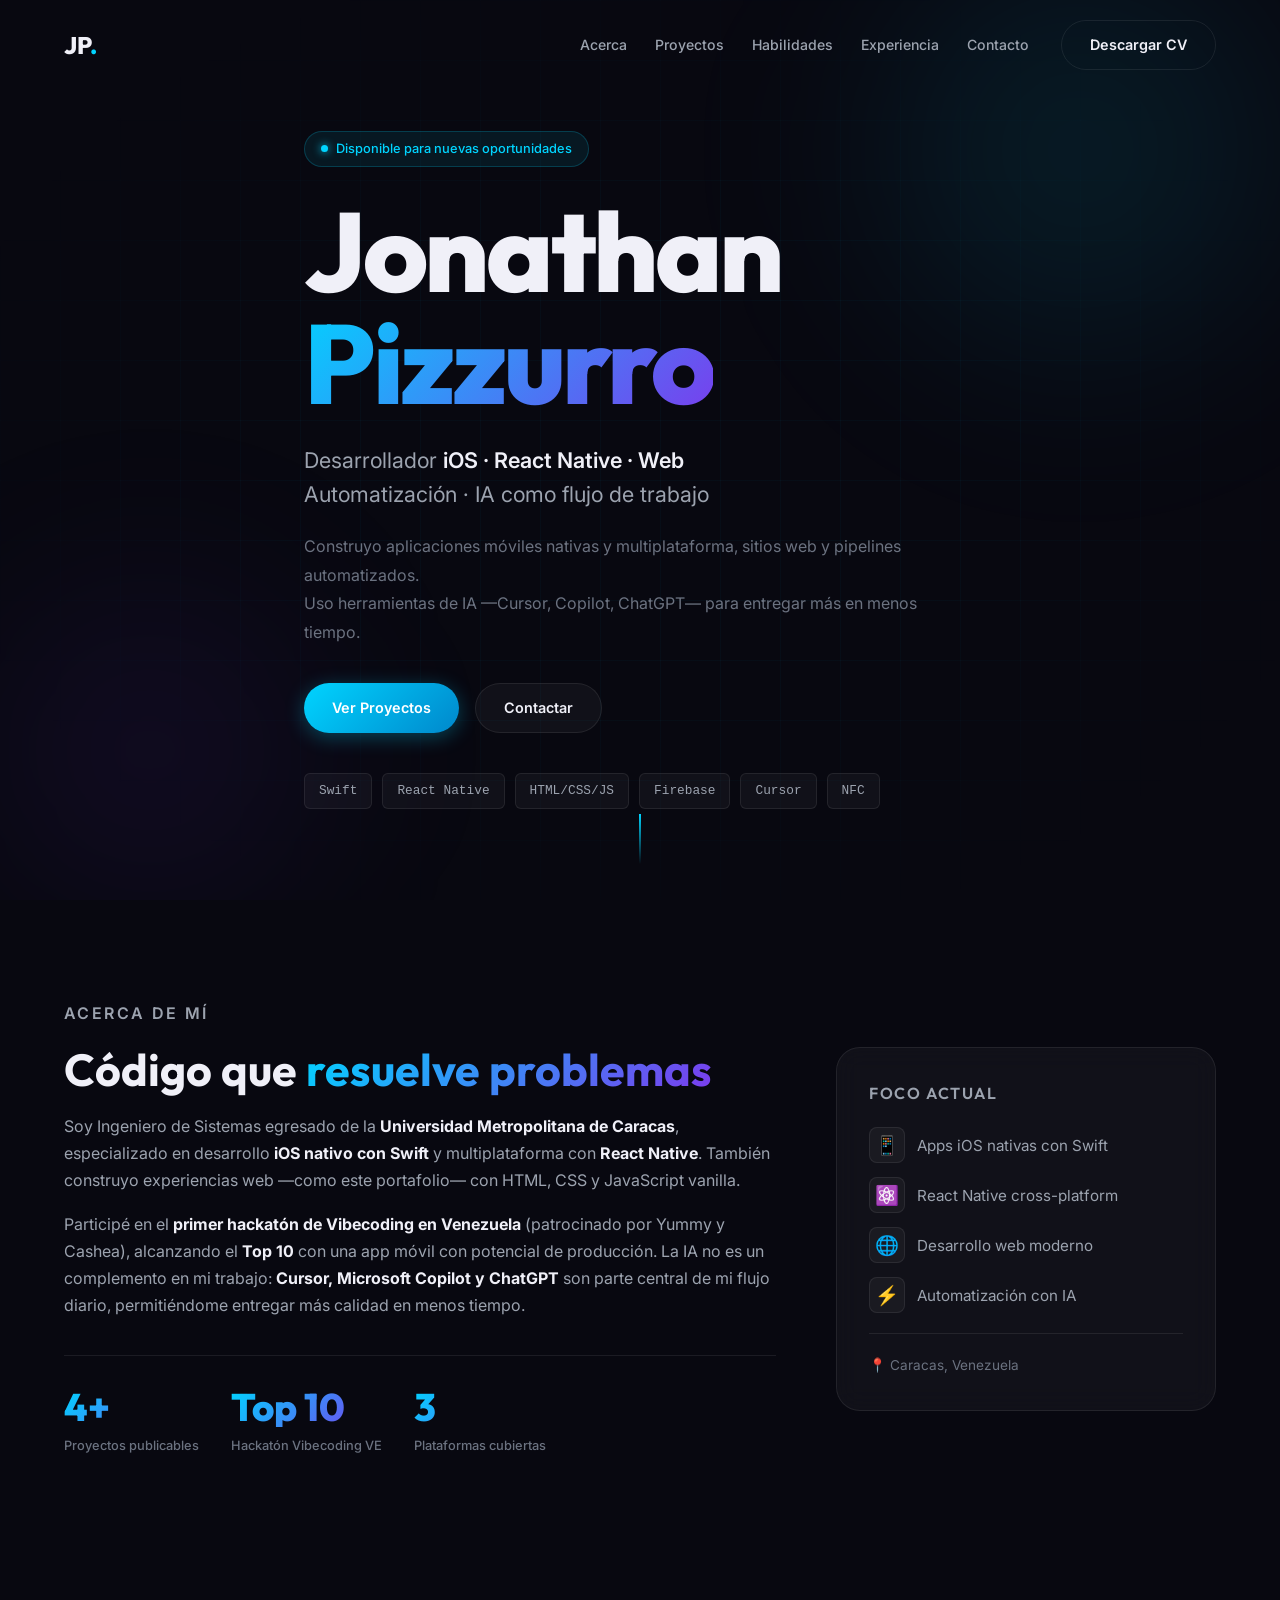
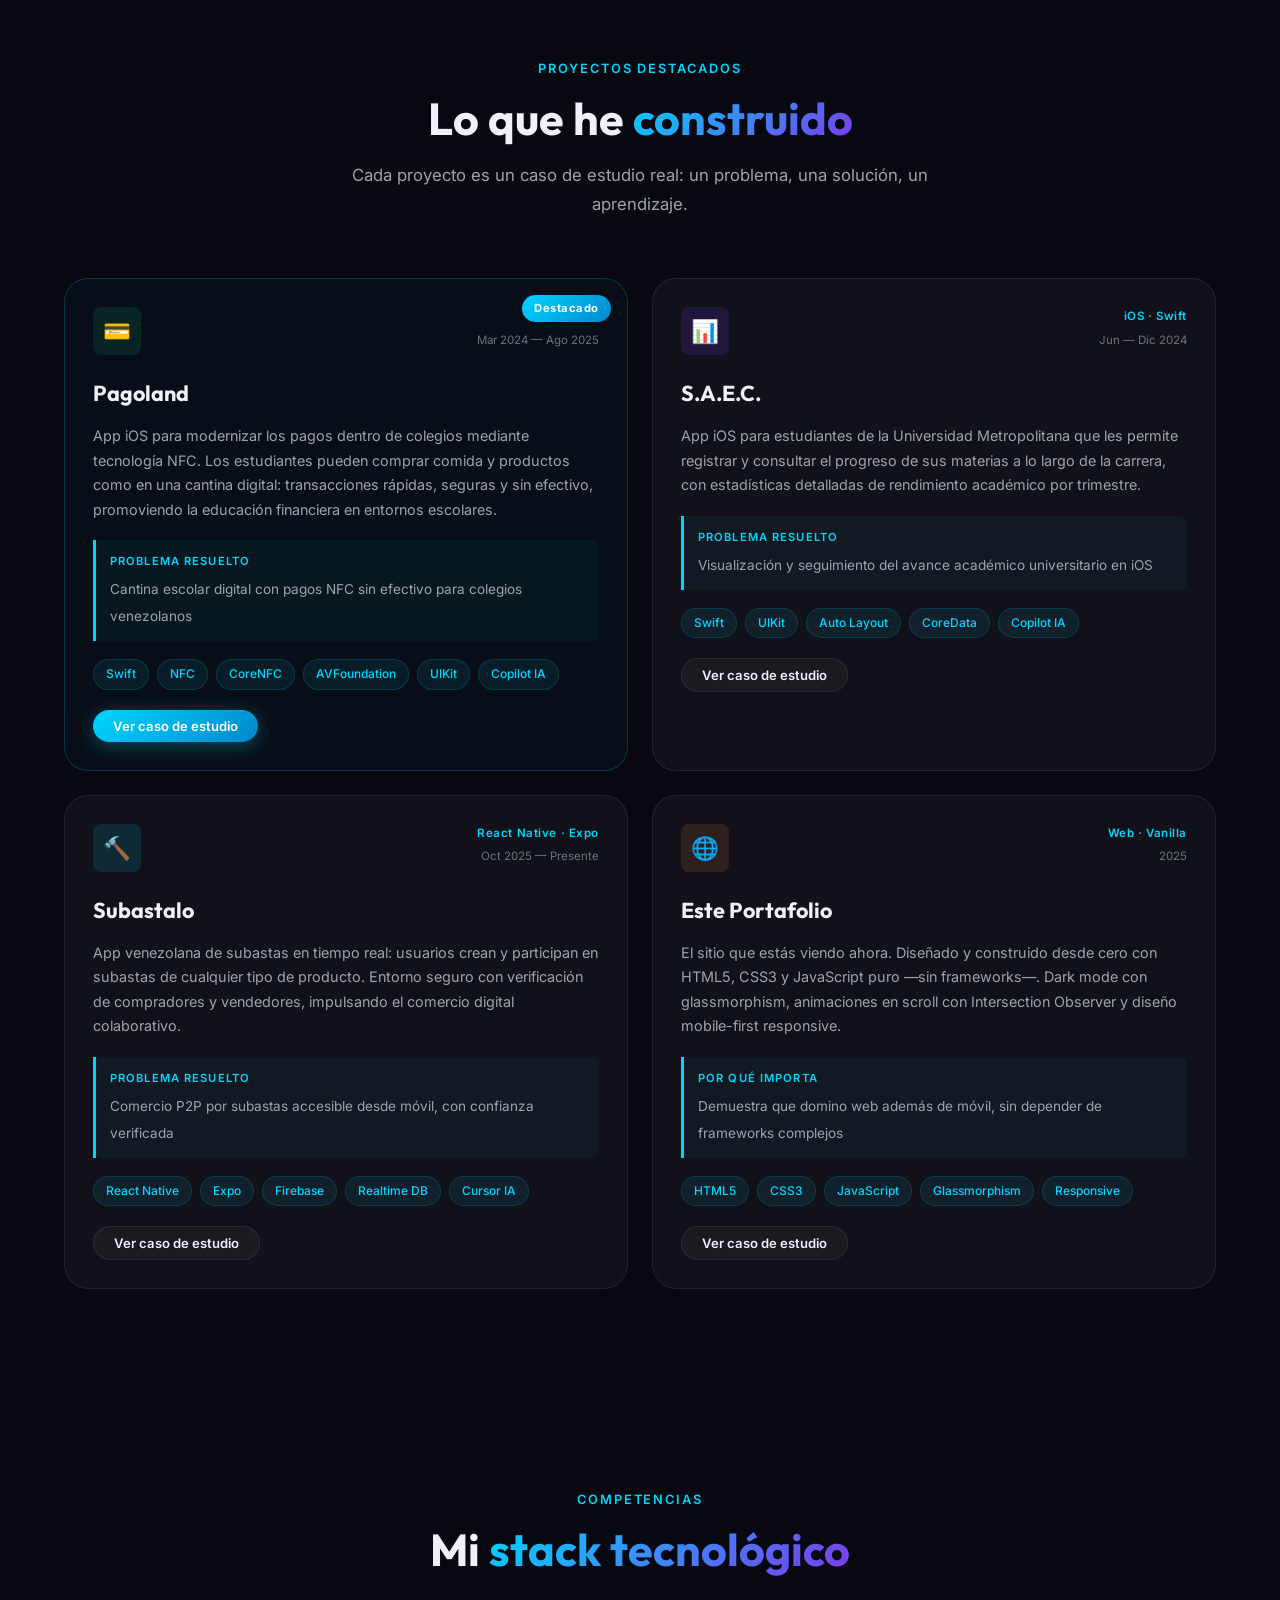
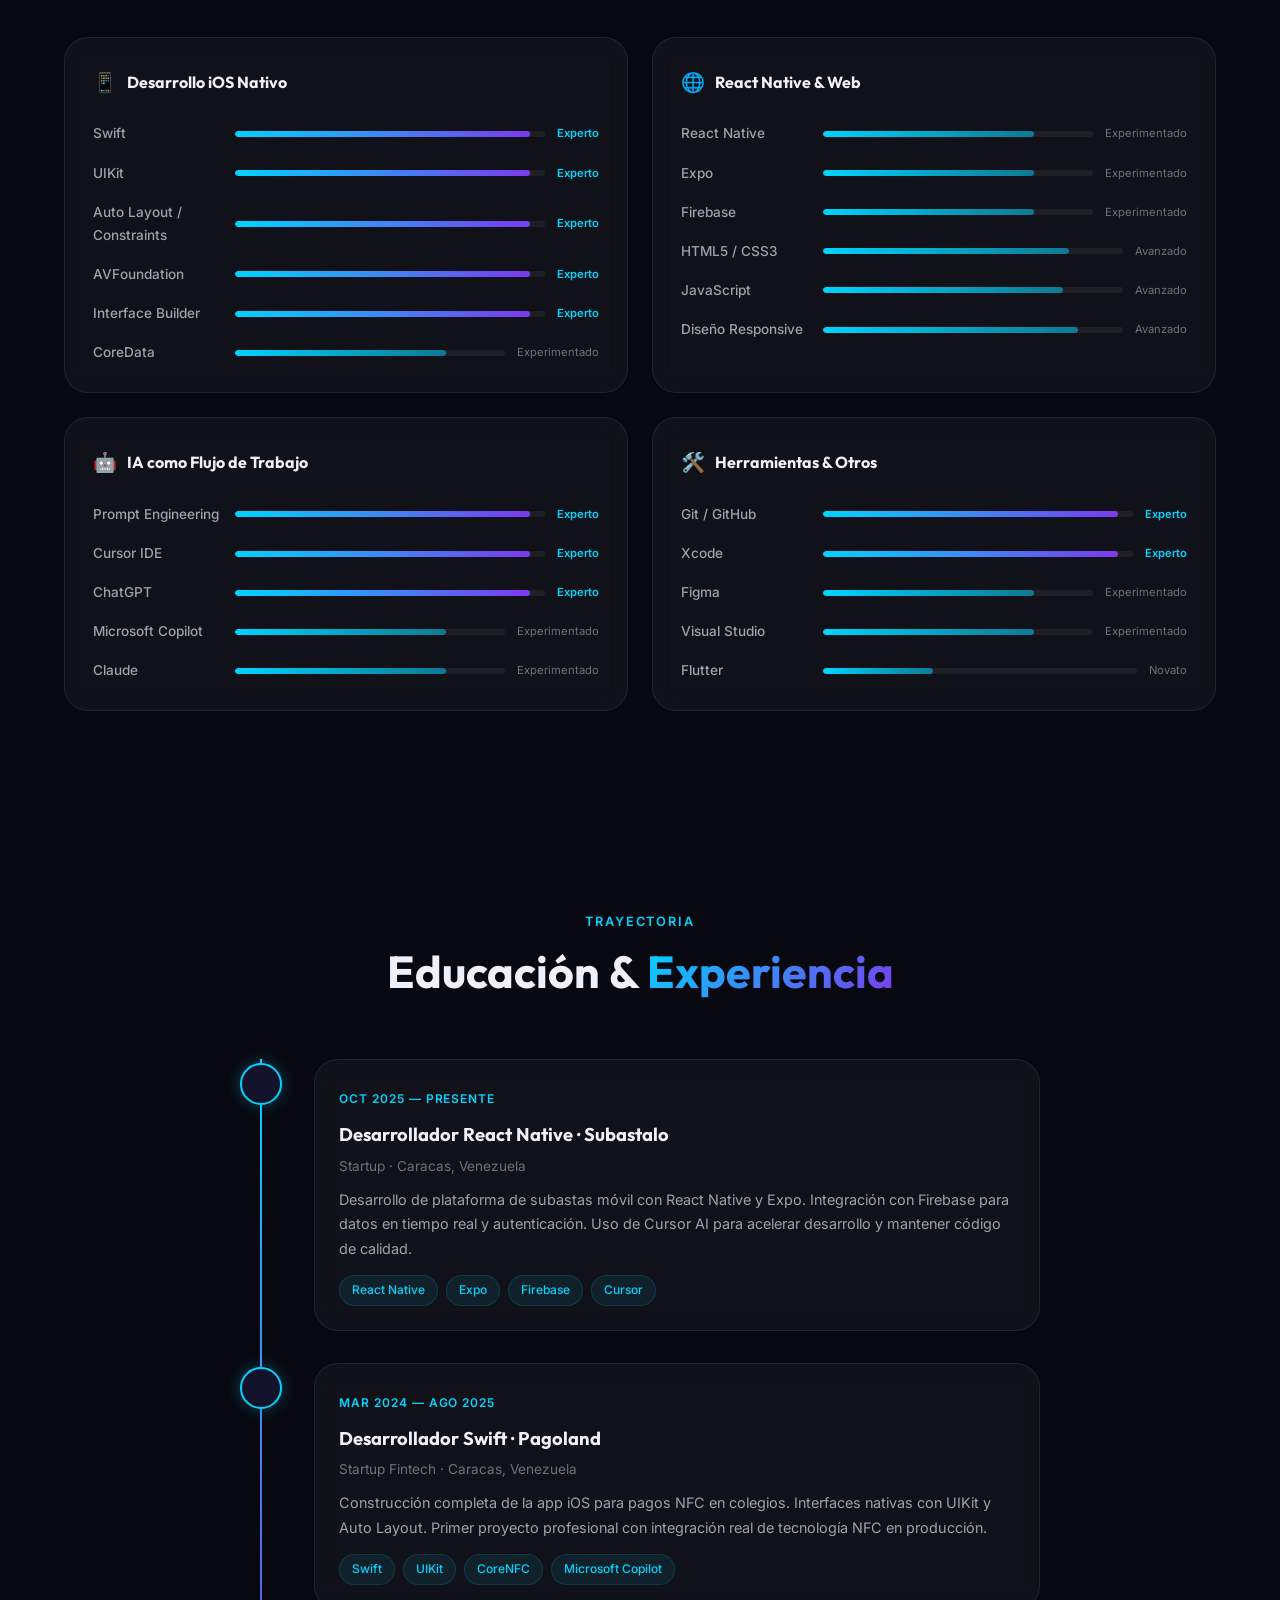
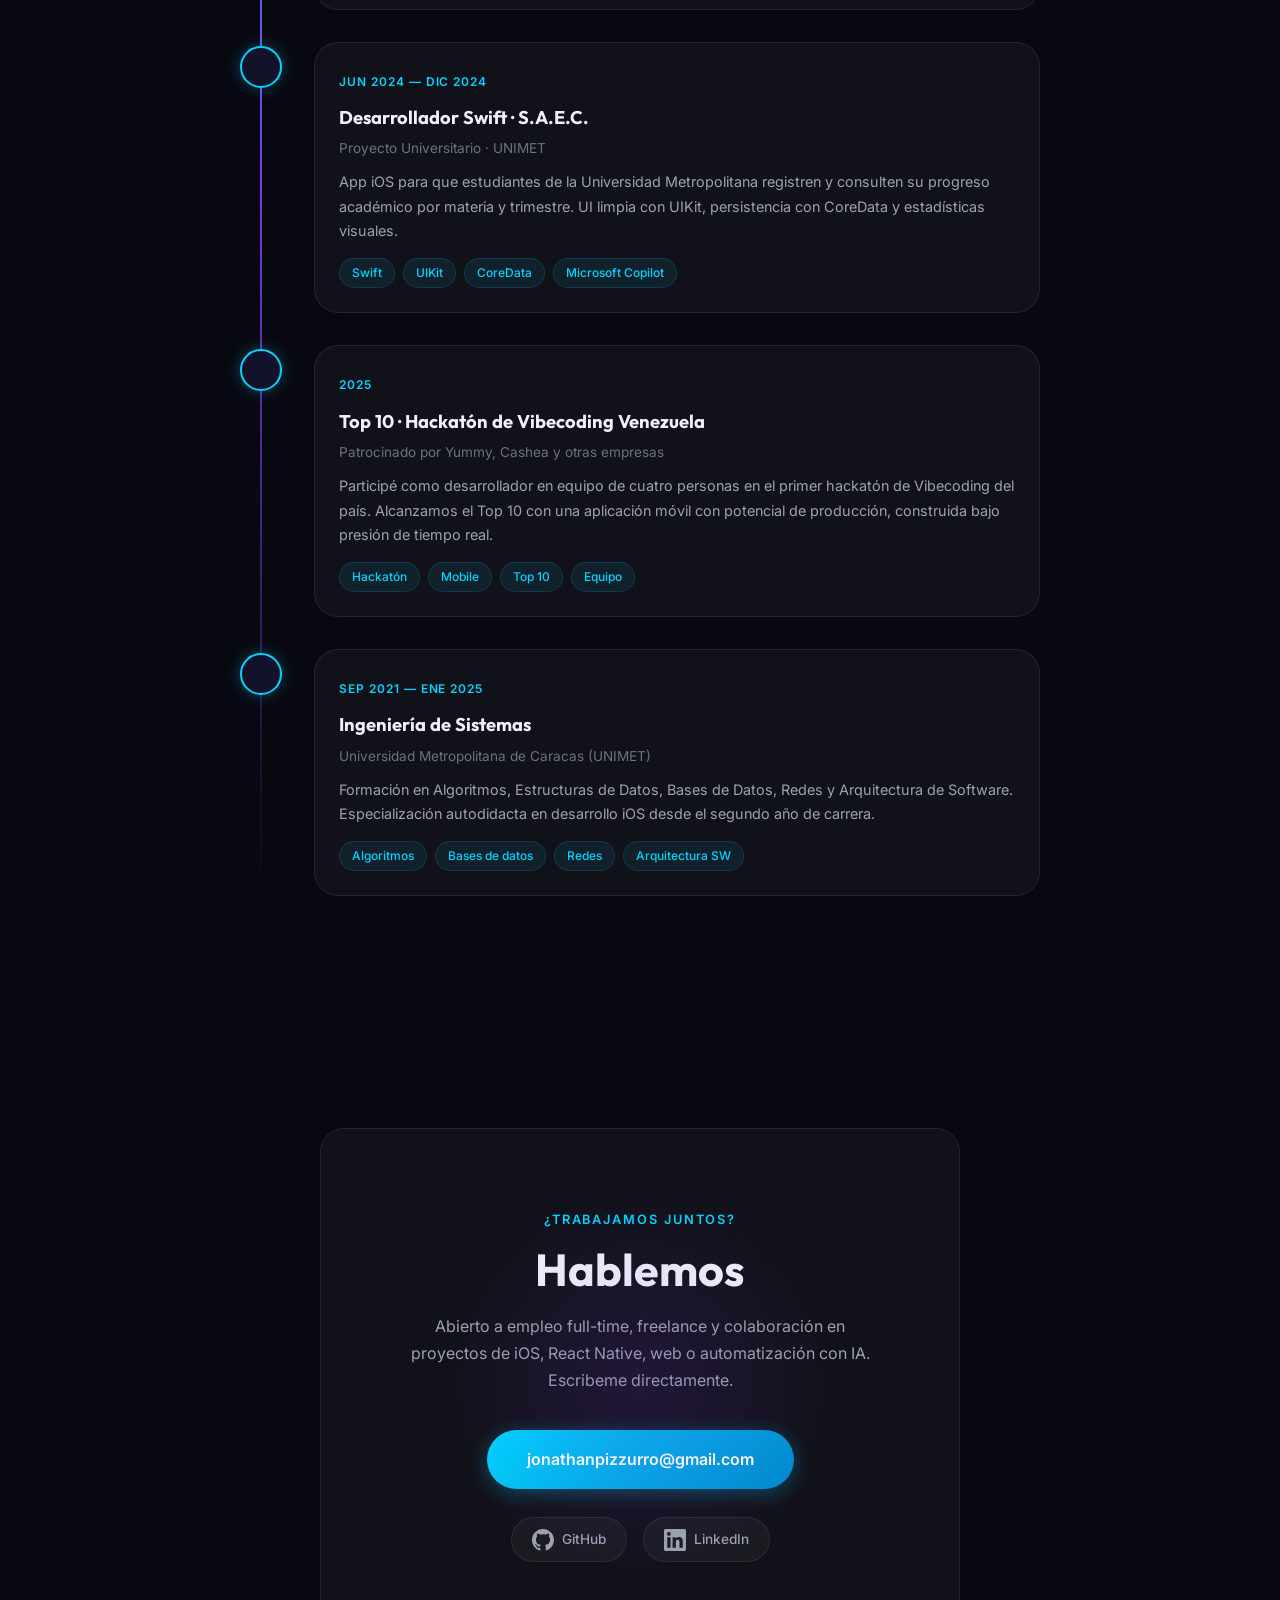
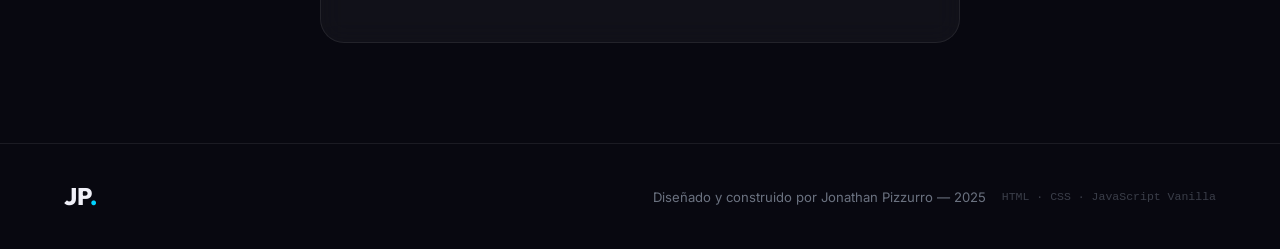
<file: Portafolio/index.html>
<!DOCTYPE html>
<html lang="es">
  <head>
    <meta charset="UTF-8" />
    <meta name="viewport" content="width=device-width, initial-scale=1.0" />
    <meta name="description" content="Jonathan Pizzurro — Desarrollador iOS, React Native y Web. Ingeniero de Sistemas que combina desarrollo móvil nativo, automatización y herramientas de IA para entregar productos de alto impacto." />
    <meta name="keywords" content="Jonathan Pizzurro, iOS Developer, React Native, Swift, Web Developer, Automatización, IA, Venezuela" />
    <meta property="og:title" content="Jonathan Pizzurro | iOS · React Native · Web Developer" />
    <meta property="og:description" content="Portafolio de Jonathan Pizzurro, Desarrollador especializado en iOS, React Native, Web y automatización con IA." />
    <meta property="og:type" content="website" />
    <title>Jonathan Pizzurro | iOS · React Native · Web</title>
    <link rel="preconnect" href="https://fonts.googleapis.com" />
    <link rel="preconnect" href="https://fonts.gstatic.com" crossorigin />
    <link href="https://fonts.googleapis.com/css2?family=Inter:wght@300;400;500;600;700;800&family=Outfit:wght@300;400;600;700;800&display=swap" rel="stylesheet" />
    <link rel="stylesheet" href="style.css" />
  </head>
  <body>

    <!-- ===== NAVBAR ===== -->
    <header class="navbar" id="navbar">
      <div class="container nav-container">
        <a href="#hero" class="nav-logo">JP<span class="accent">.</span></a>
        <nav class="nav-links" id="navLinks">
          <a href="#about">Acerca</a>
          <a href="#projects">Proyectos</a>
          <a href="#skills">Habilidades</a>
          <a href="#timeline">Experiencia</a>
          <a href="#contact">Contacto</a>
        </nav>
        <a href="assets/cv-jonathan-pizzurro.pdf" class="btn btn-outline" target="_blank" download>Descargar CV</a>
        <button class="hamburger" id="hamburger" aria-label="Menú">
          <span></span><span></span><span></span>
        </button>
      </div>
    </header>

    <main>

      <!-- ===== HERO ===== -->
      <section class="hero" id="hero">
        <div class="hero-bg-grid"></div>
        <div class="hero-glow glow-1"></div>
        <div class="hero-glow glow-2"></div>
        <div class="container hero-content">
          <div class="hero-badge reveal">
            <span class="badge-dot"></span>
            Disponible para nuevas oportunidades
          </div>
          <h1 class="hero-title reveal">
            Jonathan<br />
            <span class="gradient-text">Pizzurro</span>
          </h1>
          <p class="hero-subtitle reveal">
            Desarrollador <strong>iOS · React Native · Web</strong><br />
            Automatización · IA como flujo de trabajo
          </p>
          <p class="hero-desc reveal">
            Construyo aplicaciones móviles nativas y multiplataforma, sitios web y pipelines automatizados.<br class="br-desktop" />
            Uso herramientas de IA —Cursor, Copilot, ChatGPT— para entregar más en menos tiempo.
          </p>
          <div class="hero-ctas reveal">
            <a href="#projects" class="btn btn-primary">Ver Proyectos</a>
            <a href="#contact" class="btn btn-ghost">Contactar</a>
          </div>
          <div class="hero-stack reveal">
            <span class="stack-tag">Swift</span>
            <span class="stack-tag">React Native</span>
            <span class="stack-tag">HTML/CSS/JS</span>
            <span class="stack-tag">Firebase</span>
            <span class="stack-tag">Cursor</span>
            <span class="stack-tag">NFC</span>
          </div>
        </div>
        <div class="scroll-indicator">
          <span></span>
        </div>
      </section>

      <!-- ===== ABOUT ===== -->
      <section class="about section" id="about">
        <div class="container about-grid">
          <div class="about-text reveal">
            <p class="section-eyebrow">Acerca de mí</p>
            <h2 class="section-title">Código que <span class="gradient-text">resuelve problemas</span></h2>
            <p>
              Soy Ingeniero de Sistemas egresado de la <strong>Universidad Metropolitana de Caracas</strong>, especializado en desarrollo <strong>iOS nativo con Swift</strong> y multiplataforma con <strong>React Native</strong>. También construyo experiencias web —como este portafolio— con HTML, CSS y JavaScript vanilla.
            </p>
            <p>
              Participé en el <strong>primer hackatón de Vibecoding en Venezuela</strong> (patrocinado por Yummy y Cashea), alcanzando el <strong>Top 10</strong> con una app móvil con potencial de producción. La IA no es un complemento en mi trabajo: <strong>Cursor, Microsoft Copilot y ChatGPT</strong> son parte central de mi flujo diario, permitiéndome entregar más calidad en menos tiempo.
            </p>
            <div class="about-stats">
              <div class="stat">
                <span class="stat-number">4+</span>
                <span class="stat-label">Proyectos publicables</span>
              </div>
              <div class="stat">
                <span class="stat-number">Top 10</span>
                <span class="stat-label">Hackatón Vibecoding VE</span>
              </div>
              <div class="stat">
                <span class="stat-number">3</span>
                <span class="stat-label">Plataformas cubiertas</span>
              </div>
            </div>
          </div>
          <div class="about-card reveal">
            <div class="glass-card about-info-card">
              <h3>Foco actual</h3>
              <ul class="focus-list">
                <li>
                  <span class="focus-icon">📱</span>
                  <span>Apps iOS nativas con Swift</span>
                </li>
                <li>
                  <span class="focus-icon">⚛️</span>
                  <span>React Native cross-platform</span>
                </li>
                <li>
                  <span class="focus-icon">🌐</span>
                  <span>Desarrollo web moderno</span>
                </li>
                <li>
                  <span class="focus-icon">⚡</span>
                  <span>Automatización con IA</span>
                </li>
              </ul>
              <div class="card-divider"></div>
              <p class="location-tag">📍 Caracas, Venezuela</p>
            </div>
          </div>
        </div>
      </section>

      <!-- ===== PROJECTS ===== -->
      <section class="projects section" id="projects">
        <div class="container">
          <div class="section-header reveal">
            <p class="section-eyebrow">Proyectos destacados</p>
            <h2 class="section-title">Lo que he <span class="gradient-text">construido</span></h2>
            <p class="section-desc">Cada proyecto es un caso de estudio real: un problema, una solución, un aprendizaje.</p>
          </div>

          <div class="projects-grid">

            <!-- Project 1: Pagoland -->
            <article class="project-card glass-card reveal featured" data-index="0">
              <div class="project-header">
                <div class="project-icon pagoland">💳</div>
                <div class="project-meta">
                  <span class="project-platform">iOS · Swift</span>
                  <span class="project-year">Mar 2024 — Ago 2025</span>
                </div>
              </div>
              <div class="featured-badge">Destacado</div>
              <h3 class="project-title">Pagoland</h3>
              <p class="project-desc">
                App iOS para modernizar los pagos dentro de colegios mediante tecnología NFC. Los estudiantes pueden comprar comida y productos como en una cantina digital: transacciones rápidas, seguras y sin efectivo, promoviendo la educación financiera en entornos escolares.
              </p>
              <div class="project-highlights">
                <div class="highlight">
                  <span class="highlight-label">Problema resuelto</span>
                  <span class="highlight-value">Cantina escolar digital con pagos NFC sin efectivo para colegios venezolanos</span>
                </div>
              </div>
              <div class="project-tags">
                <span class="tag">Swift</span>
                <span class="tag">NFC</span>
                <span class="tag">CoreNFC</span>
                <span class="tag">AVFoundation</span>
                <span class="tag">UIKit</span>
                <span class="tag">Copilot IA</span>
              </div>
              <div class="project-actions">
                <button class="btn btn-primary btn-sm" onclick="openModal('pagoland')">Ver caso de estudio</button>
              </div>
            </article>

            <!-- Project 2: S.A.E.C. -->
            <article class="project-card glass-card reveal" data-index="1">
              <div class="project-header">
                <div class="project-icon saec">📊</div>
                <div class="project-meta">
                  <span class="project-platform">iOS · Swift</span>
                  <span class="project-year">Jun — Dic 2024</span>
                </div>
              </div>
              <h3 class="project-title">S.A.E.C.</h3>
              <p class="project-desc">
                App iOS para estudiantes de la Universidad Metropolitana que les permite registrar y consultar el progreso de sus materias a lo largo de la carrera, con estadísticas detalladas de rendimiento académico por trimestre.
              </p>
              <div class="project-highlights">
                <div class="highlight">
                  <span class="highlight-label">Problema resuelto</span>
                  <span class="highlight-value">Visualización y seguimiento del avance académico universitario en iOS</span>
                </div>
              </div>
              <div class="project-tags">
                <span class="tag">Swift</span>
                <span class="tag">UIKit</span>
                <span class="tag">Auto Layout</span>
                <span class="tag">CoreData</span>
                <span class="tag">Copilot IA</span>
              </div>
              <div class="project-actions">
                <button class="btn btn-ghost btn-sm" onclick="openModal('saec')">Ver caso de estudio</button>
              </div>
            </article>

            <!-- Project 3: Subastalo -->
            <article class="project-card glass-card reveal" data-index="2">
              <div class="project-header">
                <div class="project-icon subastalo">🔨</div>
                <div class="project-meta">
                  <span class="project-platform">React Native · Expo</span>
                  <span class="project-year">Oct 2025 — Presente</span>
                </div>
              </div>
              <h3 class="project-title">Subastalo</h3>
              <p class="project-desc">
                App venezolana de subastas en tiempo real: usuarios crean y participan en subastas de cualquier tipo de producto. Entorno seguro con verificación de compradores y vendedores, impulsando el comercio digital colaborativo.
              </p>
              <div class="project-highlights">
                <div class="highlight">
                  <span class="highlight-label">Problema resuelto</span>
                  <span class="highlight-value">Comercio P2P por subastas accesible desde móvil, con confianza verificada</span>
                </div>
              </div>
              <div class="project-tags">
                <span class="tag">React Native</span>
                <span class="tag">Expo</span>
                <span class="tag">Firebase</span>
                <span class="tag">Realtime DB</span>
                <span class="tag">Cursor IA</span>
              </div>
              <div class="project-actions">
                <button class="btn btn-ghost btn-sm" onclick="openModal('subastalo')">Ver caso de estudio</button>
              </div>
            </article>

            <!-- Project 4: Portfolio Web -->
            <article class="project-card glass-card reveal" data-index="3">
              <div class="project-header">
                <div class="project-icon portfolio">🌐</div>
                <div class="project-meta">
                  <span class="project-platform">Web · Vanilla</span>
                  <span class="project-year">2025</span>
                </div>
              </div>
              <h3 class="project-title">Este Portafolio</h3>
              <p class="project-desc">
                El sitio que estás viendo ahora. Diseñado y construido desde cero con HTML5, CSS3 y JavaScript puro —sin frameworks—. Dark mode con glassmorphism, animaciones en scroll con Intersection Observer y diseño mobile-first responsive.
              </p>
              <div class="project-highlights">
                <div class="highlight">
                  <span class="highlight-label">Por qué importa</span>
                  <span class="highlight-value">Demuestra que domino web además de móvil, sin depender de frameworks complejos</span>
                </div>
              </div>
              <div class="project-tags">
                <span class="tag">HTML5</span>
                <span class="tag">CSS3</span>
                <span class="tag">JavaScript</span>
                <span class="tag">Glassmorphism</span>
                <span class="tag">Responsive</span>
              </div>
              <div class="project-actions">
                <button class="btn btn-ghost btn-sm" onclick="openModal('portfolio')">Ver caso de estudio</button>
              </div>
            </article>

          </div>
        </div>
      </section>

      <!-- ===== SKILLS ===== -->
      <section class="skills section" id="skills">
        <div class="container">
          <div class="section-header reveal">
            <p class="section-eyebrow">Competencias</p>
            <h2 class="section-title">Mi <span class="gradient-text">stack tecnológico</span></h2>
          </div>
          <div class="skills-grid">

            <!-- iOS Nativo -->
            <div class="skill-category glass-card reveal">
              <h3 class="skill-cat-title">
                <span class="skill-cat-icon">📱</span>
                Desarrollo iOS Nativo
              </h3>
              <div class="skill-items">
                <div class="skill-item">
                  <span class="skill-name">Swift</span>
                  <div class="skill-bar"><div class="skill-fill expert" style="--level: 95%"></div></div>
                  <span class="skill-level expert-label">Experto</span>
                </div>
                <div class="skill-item">
                  <span class="skill-name">UIKit</span>
                  <div class="skill-bar"><div class="skill-fill expert" style="--level: 95%"></div></div>
                  <span class="skill-level expert-label">Experto</span>
                </div>
                <div class="skill-item">
                  <span class="skill-name">Auto Layout / Constraints</span>
                  <div class="skill-bar"><div class="skill-fill expert" style="--level: 95%"></div></div>
                  <span class="skill-level expert-label">Experto</span>
                </div>
                <div class="skill-item">
                  <span class="skill-name">AVFoundation</span>
                  <div class="skill-bar"><div class="skill-fill expert" style="--level: 95%"></div></div>
                  <span class="skill-level expert-label">Experto</span>
                </div>
                <div class="skill-item">
                  <span class="skill-name">Interface Builder</span>
                  <div class="skill-bar"><div class="skill-fill expert" style="--level: 95%"></div></div>
                  <span class="skill-level expert-label">Experto</span>
                </div>
                <div class="skill-item">
                  <span class="skill-name">CoreData</span>
                  <div class="skill-bar"><div class="skill-fill" style="--level: 78%"></div></div>
                  <span class="skill-level">Experimentado</span>
                </div>
              </div>
            </div>

            <!-- React Native & Web -->
            <div class="skill-category glass-card reveal">
              <h3 class="skill-cat-title">
                <span class="skill-cat-icon">🌐</span>
                React Native & Web
              </h3>
              <div class="skill-items">
                <div class="skill-item">
                  <span class="skill-name">React Native</span>
                  <div class="skill-bar"><div class="skill-fill" style="--level: 78%"></div></div>
                  <span class="skill-level">Experimentado</span>
                </div>
                <div class="skill-item">
                  <span class="skill-name">Expo</span>
                  <div class="skill-bar"><div class="skill-fill" style="--level: 78%"></div></div>
                  <span class="skill-level">Experimentado</span>
                </div>
                <div class="skill-item">
                  <span class="skill-name">Firebase</span>
                  <div class="skill-bar"><div class="skill-fill" style="--level: 78%"></div></div>
                  <span class="skill-level">Experimentado</span>
                </div>
                <div class="skill-item">
                  <span class="skill-name">HTML5 / CSS3</span>
                  <div class="skill-bar"><div class="skill-fill" style="--level: 82%"></div></div>
                  <span class="skill-level">Avanzado</span>
                </div>
                <div class="skill-item">
                  <span class="skill-name">JavaScript</span>
                  <div class="skill-bar"><div class="skill-fill" style="--level: 80%"></div></div>
                  <span class="skill-level">Avanzado</span>
                </div>
                <div class="skill-item">
                  <span class="skill-name">Diseño Responsive</span>
                  <div class="skill-bar"><div class="skill-fill" style="--level: 85%"></div></div>
                  <span class="skill-level">Avanzado</span>
                </div>
              </div>
            </div>

            <!-- IA como flujo de trabajo -->
            <div class="skill-category glass-card reveal">
              <h3 class="skill-cat-title">
                <span class="skill-cat-icon">🤖</span>
                IA como Flujo de Trabajo
              </h3>
              <div class="skill-items">
                <div class="skill-item">
                  <span class="skill-name">Prompt Engineering</span>
                  <div class="skill-bar"><div class="skill-fill expert" style="--level: 95%"></div></div>
                  <span class="skill-level expert-label">Experto</span>
                </div>
                <div class="skill-item">
                  <span class="skill-name">Cursor IDE</span>
                  <div class="skill-bar"><div class="skill-fill expert" style="--level: 95%"></div></div>
                  <span class="skill-level expert-label">Experto</span>
                </div>
                <div class="skill-item">
                  <span class="skill-name">ChatGPT</span>
                  <div class="skill-bar"><div class="skill-fill expert" style="--level: 95%"></div></div>
                  <span class="skill-level expert-label">Experto</span>
                </div>
                <div class="skill-item">
                  <span class="skill-name">Microsoft Copilot</span>
                  <div class="skill-bar"><div class="skill-fill" style="--level: 78%"></div></div>
                  <span class="skill-level">Experimentado</span>
                </div>
                <div class="skill-item">
                  <span class="skill-name">Claude</span>
                  <div class="skill-bar"><div class="skill-fill" style="--level: 78%"></div></div>
                  <span class="skill-level">Experimentado</span>
                </div>
              </div>
            </div>

            <!-- Herramientas -->
            <div class="skill-category glass-card reveal">
              <h3 class="skill-cat-title">
                <span class="skill-cat-icon">🛠️</span>
                Herramientas & Otros
              </h3>
              <div class="skill-items">
                <div class="skill-item">
                  <span class="skill-name">Git / GitHub</span>
                  <div class="skill-bar"><div class="skill-fill expert" style="--level: 95%"></div></div>
                  <span class="skill-level expert-label">Experto</span>
                </div>
                <div class="skill-item">
                  <span class="skill-name">Xcode</span>
                  <div class="skill-bar"><div class="skill-fill expert" style="--level: 95%"></div></div>
                  <span class="skill-level expert-label">Experto</span>
                </div>
                <div class="skill-item">
                  <span class="skill-name">Figma</span>
                  <div class="skill-bar"><div class="skill-fill" style="--level: 78%"></div></div>
                  <span class="skill-level">Experimentado</span>
                </div>
                <div class="skill-item">
                  <span class="skill-name">Visual Studio</span>
                  <div class="skill-bar"><div class="skill-fill" style="--level: 78%"></div></div>
                  <span class="skill-level">Experimentado</span>
                </div>
                <div class="skill-item">
                  <span class="skill-name">Flutter</span>
                  <div class="skill-bar"><div class="skill-fill" style="--level: 35%"></div></div>
                  <span class="skill-level">Novato</span>
                </div>
              </div>
            </div>

          </div>
        </div>
      </section>

      <!-- ===== TIMELINE ===== -->
      <section class="timeline-section section" id="timeline">
        <div class="container">
          <div class="section-header reveal">
            <p class="section-eyebrow">Trayectoria</p>
            <h2 class="section-title">Educación & <span class="gradient-text">Experiencia</span></h2>
          </div>
          <div class="timeline">

            <div class="timeline-item reveal">
              <div class="timeline-dot"></div>
              <div class="timeline-content glass-card">
                <span class="timeline-date">Oct 2025 — Presente</span>
                <h3>Desarrollador React Native · Subastalo</h3>
                <p class="timeline-org">Startup · Caracas, Venezuela</p>
                <p>Desarrollo de plataforma de subastas móvil con React Native y Expo. Integración con Firebase para datos en tiempo real y autenticación. Uso de Cursor AI para acelerar desarrollo y mantener código de calidad.</p>
                <div class="timeline-tags">
                  <span class="tag">React Native</span>
                  <span class="tag">Expo</span>
                  <span class="tag">Firebase</span>
                  <span class="tag">Cursor</span>
                </div>
              </div>
            </div>

            <div class="timeline-item reveal">
              <div class="timeline-dot"></div>
              <div class="timeline-content glass-card">
                <span class="timeline-date">Mar 2024 — Ago 2025</span>
                <h3>Desarrollador Swift · Pagoland</h3>
                <p class="timeline-org">Startup Fintech · Caracas, Venezuela</p>
                <p>Construcción completa de la app iOS para pagos NFC en colegios. Interfaces nativas con UIKit y Auto Layout. Primer proyecto profesional con integración real de tecnología NFC en producción.</p>
                <div class="timeline-tags">
                  <span class="tag">Swift</span>
                  <span class="tag">UIKit</span>
                  <span class="tag">CoreNFC</span>
                  <span class="tag">Microsoft Copilot</span>
                </div>
              </div>
            </div>

            <div class="timeline-item reveal">
              <div class="timeline-dot"></div>
              <div class="timeline-content glass-card">
                <span class="timeline-date">Jun 2024 — Dic 2024</span>
                <h3>Desarrollador Swift · S.A.E.C.</h3>
                <p class="timeline-org">Proyecto Universitario · UNIMET</p>
                <p>App iOS para que estudiantes de la Universidad Metropolitana registren y consulten su progreso académico por materia y trimestre. UI limpia con UIKit, persistencia con CoreData y estadísticas visuales.</p>
                <div class="timeline-tags">
                  <span class="tag">Swift</span>
                  <span class="tag">UIKit</span>
                  <span class="tag">CoreData</span>
                  <span class="tag">Microsoft Copilot</span>
                </div>
              </div>
            </div>

            <div class="timeline-item reveal">
              <div class="timeline-dot"></div>
              <div class="timeline-content glass-card">
                <span class="timeline-date">2025</span>
                <h3>Top 10 · Hackatón de Vibecoding Venezuela</h3>
                <p class="timeline-org">Patrocinado por Yummy, Cashea y otras empresas</p>
                <p>Participé como desarrollador en equipo de cuatro personas en el primer hackatón de Vibecoding del país. Alcanzamos el Top 10 con una aplicación móvil con potencial de producción, construida bajo presión de tiempo real.</p>
                <div class="timeline-tags">
                  <span class="tag">Hackatón</span>
                  <span class="tag">Mobile</span>
                  <span class="tag">Top 10</span>
                  <span class="tag">Equipo</span>
                </div>
              </div>
            </div>

            <div class="timeline-item reveal">
              <div class="timeline-dot"></div>
              <div class="timeline-content glass-card">
                <span class="timeline-date">Sep 2021 — Ene 2025</span>
                <h3>Ingeniería de Sistemas</h3>
                <p class="timeline-org">Universidad Metropolitana de Caracas (UNIMET)</p>
                <p>Formación en Algoritmos, Estructuras de Datos, Bases de Datos, Redes y Arquitectura de Software. Especialización autodidacta en desarrollo iOS desde el segundo año de carrera.</p>
                <div class="timeline-tags">
                  <span class="tag">Algoritmos</span>
                  <span class="tag">Bases de datos</span>
                  <span class="tag">Redes</span>
                  <span class="tag">Arquitectura SW</span>
                </div>
              </div>
            </div>

          </div>
        </div>
      </section>

      <!-- ===== CONTACT ===== -->
      <section class="contact section" id="contact">
        <div class="container">
          <div class="contact-wrapper reveal">
            <div class="contact-glow"></div>
            <p class="section-eyebrow">¿Trabajamos juntos?</p>
            <h2 class="section-title">Hablemos</h2>
            <p class="contact-desc">
              Abierto a empleo full-time, freelance y colaboración en proyectos de iOS, React Native, web o automatización con IA. Escribeme directamente.
            </p>
            <a href="mailto:jonathanpizzurro@gmail.com" class="btn btn-primary btn-lg">
              jonathanpizzurro@gmail.com
            </a>
            <div class="social-links">
              <a href="https://github.com/Totan23" target="_blank" rel="noopener noreferrer" class="social-link" aria-label="GitHub">
                <svg viewBox="0 0 24 24" fill="currentColor" width="22" height="22"><path d="M12 0C5.374 0 0 5.373 0 12c0 5.302 3.438 9.8 8.207 11.387.599.111.793-.261.793-.577v-2.234c-3.338.726-4.033-1.416-4.033-1.416-.546-1.387-1.333-1.756-1.333-1.756-1.089-.745.083-.729.083-.729 1.205.084 1.839 1.237 1.839 1.237 1.07 1.834 2.807 1.304 3.492.997.107-.775.418-1.305.762-1.604-2.665-.305-5.467-1.334-5.467-5.931 0-1.311.469-2.381 1.236-3.221-.124-.303-.535-1.524.117-3.176 0 0 1.008-.322 3.301 1.23A11.509 11.509 0 0112 5.803c1.02.005 2.047.138 3.006.404 2.291-1.552 3.297-1.23 3.297-1.23.653 1.653.242 2.874.118 3.176.77.84 1.235 1.911 1.235 3.221 0 4.609-2.807 5.624-5.479 5.921.43.372.823 1.102.823 2.222v3.293c0 .319.192.694.801.576C20.566 21.797 24 17.3 24 12c0-6.627-5.373-12-12-12z"/></svg>
                GitHub
              </a>
              <a href="https://www.linkedin.com/in/jonathan-pizzurro-54a207386" target="_blank" rel="noopener noreferrer" class="social-link" aria-label="LinkedIn">
                <svg viewBox="0 0 24 24" fill="currentColor" width="22" height="22"><path d="M20.447 20.452h-3.554v-5.569c0-1.328-.027-3.037-1.852-3.037-1.853 0-2.136 1.445-2.136 2.939v5.667H9.351V9h3.414v1.561h.046c.477-.9 1.637-1.85 3.37-1.85 3.601 0 4.267 2.37 4.267 5.455v6.286zM5.337 7.433a2.062 2.062 0 01-2.063-2.065 2.064 2.064 0 112.063 2.065zm1.782 13.019H3.555V9h3.564v11.452zM22.225 0H1.771C.792 0 0 .774 0 1.729v20.542C0 23.227.792 24 1.771 24h20.451C23.2 24 24 23.227 24 22.271V1.729C24 .774 23.2 0 22.222 0h.003z"/></svg>
                LinkedIn
              </a>
            </div>
          </div>
        </div>
      </section>

    </main>

    <!-- ===== FOOTER ===== -->
    <footer class="footer">
      <div class="container footer-content">
        <span class="nav-logo">JP<span class="accent">.</span></span>
        <p>Diseñado y construido por Jonathan Pizzurro &mdash; 2025</p>
        <p class="footer-sub">HTML · CSS · JavaScript Vanilla</p>
      </div>
    </footer>

    <!-- ===== MODALS ===== -->
    <div class="modal-overlay" id="modalOverlay" aria-hidden="true">
      <div class="modal glass-card" id="modal" role="dialog" aria-modal="true">
        <button class="modal-close" id="modalClose" aria-label="Cerrar">✕</button>
        <div id="modalContent"></div>
      </div>
    </div>

    <script src="main.js"></script>
  </body>
</html>
</file>
<file: Portafolio/style.css>
/* ============================================================
   VARIABLES & RESET
   ============================================================ */
:root {
  /* Colors */
  --bg-base:       #080810;
  --bg-surface:    #0d0d1a;
  --bg-elevated:   #12122a;
  --glass-bg:      rgba(255, 255, 255, 0.04);
  --glass-border:  rgba(255, 255, 255, 0.08);
  --glass-hover:   rgba(255, 255, 255, 0.07);

  --accent-cyan:   #00d4ff;
  --accent-purple: #7c3aed;
  --accent-glow:   rgba(0, 212, 255, 0.15);
  --accent-purple-glow: rgba(124, 58, 237, 0.2);

  --text-primary:  #f0f0f8;
  --text-secondary:#9ca3af;
  --text-muted:    #6b7280;

  /* Gradients */
  --gradient-text: linear-gradient(135deg, #00d4ff 0%, #7c3aed 100%);
  --gradient-btn:  linear-gradient(135deg, #00d4ff 0%, #0088cc 100%);
  --gradient-card-hover: linear-gradient(135deg, rgba(0,212,255,0.05) 0%, rgba(124,58,237,0.05) 100%);

  /* Typography */
  --font-main:  'Inter', sans-serif;
  --font-head:  'Outfit', sans-serif;

  /* Spacing */
  --section-gap: 100px;
  --container:   1200px;
  --radius-sm:   8px;
  --radius-md:   16px;
  --radius-lg:   24px;

  /* Transitions */
  --transition: 0.3s cubic-bezier(0.4, 0, 0.2, 1);
  --transition-slow: 0.6s cubic-bezier(0.4, 0, 0.2, 1);
}

*, *::before, *::after {
  box-sizing: border-box;
  margin: 0;
  padding: 0;
}

html {
  scroll-behavior: smooth;
  -webkit-font-smoothing: antialiased;
}

body {
  font-family: var(--font-main);
  background-color: var(--bg-base);
  color: var(--text-primary);
  line-height: 1.7;
  overflow-x: hidden;
}

img { max-width: 100%; display: block; }
a  { text-decoration: none; color: inherit; }
button { cursor: pointer; border: none; background: none; font-family: inherit; }

/* ============================================================
   UTILITIES
   ============================================================ */
.container {
  max-width: var(--container);
  margin: 0 auto;
  padding: 0 24px;
}

.section {
  padding: var(--section-gap) 0;
}

.section-eyebrow {
  font-size: 0.8rem;
  font-weight: 600;
  letter-spacing: 0.15em;
  text-transform: uppercase;
  color: var(--accent-cyan);
  margin-bottom: 12px;
}

.section-title {
  font-family: var(--font-head);
  font-size: clamp(2rem, 4vw, 2.8rem);
  font-weight: 700;
  line-height: 1.2;
  margin-bottom: 16px;
  color: var(--text-primary);
}

.section-desc {
  color: var(--text-secondary);
  font-size: 1.05rem;
  max-width: 600px;
}

.section-header {
  text-align: center;
  margin-bottom: 60px;
}

.section-header .section-desc {
  margin: 0 auto;
}

.gradient-text {
  background: var(--gradient-text);
  -webkit-background-clip: text;
  -webkit-text-fill-color: transparent;
  background-clip: text;
}

/* Glassmorphism Card */
.glass-card {
  background: var(--glass-bg);
  border: 1px solid var(--glass-border);
  backdrop-filter: blur(12px);
  -webkit-backdrop-filter: blur(12px);
  border-radius: var(--radius-lg);
  transition: var(--transition);
}

.glass-card:hover {
  background: var(--glass-hover);
  border-color: rgba(0, 212, 255, 0.2);
  transform: translateY(-4px);
  box-shadow: 0 20px 60px rgba(0,212,255,0.08), 0 4px 20px rgba(0,0,0,0.4);
}

/* Buttons */
.btn {
  display: inline-flex;
  align-items: center;
  gap: 8px;
  padding: 12px 28px;
  border-radius: 50px;
  font-size: 0.9rem;
  font-weight: 600;
  font-family: var(--font-main);
  transition: var(--transition);
  cursor: pointer;
  border: none;
  white-space: nowrap;
}

.btn-primary {
  background: var(--gradient-btn);
  color: #fff;
  box-shadow: 0 4px 20px rgba(0, 212, 255, 0.3);
}

.btn-primary:hover {
  transform: translateY(-2px);
  box-shadow: 0 8px 30px rgba(0, 212, 255, 0.45);
}

.btn-outline {
  border: 1px solid var(--glass-border);
  color: var(--text-primary);
  background: transparent;
}

.btn-outline:hover {
  border-color: var(--accent-cyan);
  color: var(--accent-cyan);
  background: rgba(0, 212, 255, 0.05);
}

.btn-ghost {
  background: var(--glass-bg);
  border: 1px solid var(--glass-border);
  color: var(--text-primary);
}

.btn-ghost:hover {
  border-color: var(--accent-cyan);
  color: var(--accent-cyan);
  background: rgba(0, 212, 255, 0.05);
}

.btn-sm { padding: 8px 20px; font-size: 0.82rem; }
.btn-lg { padding: 16px 40px; font-size: 1rem; }

/* Tags */
.tag {
  display: inline-block;
  padding: 4px 12px;
  background: rgba(0, 212, 255, 0.08);
  border: 1px solid rgba(0, 212, 255, 0.15);
  border-radius: 50px;
  font-size: 0.75rem;
  font-weight: 500;
  color: var(--accent-cyan);
}

/* Scroll Reveal */
.reveal {
  opacity: 0;
  transform: translateY(30px);
  transition: opacity 0.7s ease, transform 0.7s ease;
}

.reveal.visible {
  opacity: 1;
  transform: translateY(0);
}

/* ============================================================
   NAVBAR
   ============================================================ */
.navbar {
  position: fixed;
  top: 0;
  left: 0;
  right: 0;
  z-index: 100;
  padding: 20px 0;
  transition: var(--transition);
}

.navbar.scrolled {
  background: rgba(8, 8, 16, 0.85);
  backdrop-filter: blur(16px);
  -webkit-backdrop-filter: blur(16px);
  padding: 14px 0;
  border-bottom: 1px solid var(--glass-border);
}

.nav-container {
  display: flex;
  align-items: center;
  gap: 32px;
}

.nav-logo {
  font-family: var(--font-head);
  font-size: 1.5rem;
  font-weight: 800;
  color: var(--text-primary);
  margin-right: auto;
}

.nav-links {
  display: flex;
  gap: 28px;
}

.nav-links a {
  font-size: 0.88rem;
  font-weight: 500;
  color: var(--text-secondary);
  transition: color var(--transition);
  position: relative;
}

.nav-links a::after {
  content: '';
  position: absolute;
  bottom: -4px;
  left: 0;
  width: 0;
  height: 2px;
  background: var(--accent-cyan);
  transition: width var(--transition);
}

.nav-links a:hover { color: var(--text-primary); }
.nav-links a:hover::after { width: 100%; }

.hamburger {
  display: none;
  flex-direction: column;
  gap: 5px;
  padding: 4px;
}

.hamburger span {
  display: block;
  width: 22px;
  height: 2px;
  background: var(--text-primary);
  border-radius: 2px;
  transition: var(--transition);
}

.hamburger.open span:nth-child(1) { transform: rotate(45deg) translate(5px, 5px); }
.hamburger.open span:nth-child(2) { opacity: 0; }
.hamburger.open span:nth-child(3) { transform: rotate(-45deg) translate(5px, -5px); }

/* ============================================================
   HERO
   ============================================================ */
.hero {
  min-height: 100vh;
  display: flex;
  align-items: center;
  position: relative;
  overflow: hidden;
  padding: 120px 0 80px;
}

.hero-bg-grid {
  position: absolute;
  inset: 0;
  background-image:
    linear-gradient(rgba(0, 212, 255, 0.03) 1px, transparent 1px),
    linear-gradient(90deg, rgba(0, 212, 255, 0.03) 1px, transparent 1px);
  background-size: 60px 60px;
  mask-image: radial-gradient(ellipse at center, black 40%, transparent 80%);
}

.hero-glow {
  position: absolute;
  border-radius: 50%;
  filter: blur(80px);
  pointer-events: none;
}

.glow-1 {
  width: 600px;
  height: 600px;
  background: radial-gradient(circle, rgba(0, 212, 255, 0.12) 0%, transparent 70%);
  top: -150px;
  right: -100px;
  animation: floatGlow 8s ease-in-out infinite;
}

.glow-2 {
  width: 500px;
  height: 500px;
  background: radial-gradient(circle, rgba(124, 58, 237, 0.1) 0%, transparent 70%);
  bottom: -100px;
  left: -100px;
  animation: floatGlow 10s ease-in-out infinite reverse;
}

@keyframes floatGlow {
  0%, 100% { transform: translate(0, 0); }
  50% { transform: translate(30px, -30px); }
}

.hero-content {
  position: relative;
  z-index: 1;
  max-width: 720px;
}

.hero-badge {
  display: inline-flex;
  align-items: center;
  gap: 8px;
  padding: 6px 16px;
  background: rgba(0, 212, 255, 0.08);
  border: 1px solid rgba(0, 212, 255, 0.2);
  border-radius: 50px;
  font-size: 0.8rem;
  font-weight: 500;
  color: var(--accent-cyan);
  margin-bottom: 28px;
}

.badge-dot {
  width: 7px;
  height: 7px;
  background: var(--accent-cyan);
  border-radius: 50%;
  box-shadow: 0 0 8px var(--accent-cyan);
  animation: pulse 2s ease-in-out infinite;
}

@keyframes pulse {
  0%, 100% { opacity: 1; box-shadow: 0 0 8px var(--accent-cyan); }
  50% { opacity: 0.6; box-shadow: 0 0 16px var(--accent-cyan); }
}

.hero-title {
  font-family: var(--font-head);
  font-size: clamp(3.5rem, 9vw, 7rem);
  font-weight: 800;
  line-height: 1.0;
  letter-spacing: -0.03em;
  margin-bottom: 24px;
}

.hero-subtitle {
  font-size: clamp(1.1rem, 2vw, 1.35rem);
  font-weight: 400;
  color: var(--text-secondary);
  margin-bottom: 20px;
  line-height: 1.6;
}

.hero-subtitle strong {
  color: var(--text-primary);
  font-weight: 600;
}

.hero-desc {
  font-size: 1rem;
  color: var(--text-muted);
  margin-bottom: 36px;
  line-height: 1.8;
}

.br-desktop { display: block; }

.hero-ctas {
  display: flex;
  gap: 16px;
  flex-wrap: wrap;
  margin-bottom: 40px;
}

.hero-stack {
  display: flex;
  gap: 10px;
  flex-wrap: wrap;
}

.stack-tag {
  padding: 6px 14px;
  background: var(--glass-bg);
  border: 1px solid var(--glass-border);
  border-radius: 6px;
  font-size: 0.8rem;
  color: var(--text-secondary);
  font-family: 'Courier New', monospace;
}

.scroll-indicator {
  position: absolute;
  bottom: 36px;
  left: 50%;
  transform: translateX(-50%);
}

.scroll-indicator span {
  display: block;
  width: 2px;
  height: 50px;
  background: linear-gradient(to bottom, var(--accent-cyan), transparent);
  margin: 0 auto;
  animation: scrollDown 2s ease-in-out infinite;
}

@keyframes scrollDown {
  0% { transform: scaleY(0); transform-origin: top; }
  50% { transform: scaleY(1); transform-origin: top; }
  51% { transform: scaleY(1); transform-origin: bottom; }
  100% { transform: scaleY(0); transform-origin: bottom; }
}

/* ============================================================
   ABOUT
   ============================================================ */
.about-grid {
  display: grid;
  grid-template-columns: 1fr 380px;
  gap: 60px;
  align-items: center;
}

.about-text p {
  color: var(--text-secondary);
  margin-bottom: 16px;
  font-size: 1rem;
}

.about-text strong { color: var(--text-primary); }

.about-stats {
  display: flex;
  gap: 32px;
  margin-top: 36px;
  padding-top: 32px;
  border-top: 1px solid var(--glass-border);
}

.stat-number {
  display: block;
  font-family: var(--font-head);
  font-size: 2.4rem;
  font-weight: 800;
  background: var(--gradient-text);
  -webkit-background-clip: text;
  -webkit-text-fill-color: transparent;
  background-clip: text;
  line-height: 1;
  margin-bottom: 4px;
}

.stat-label {
  font-size: 0.8rem;
  color: var(--text-muted);
  font-weight: 500;
}

.about-info-card {
  padding: 32px;
}

.about-info-card h3 {
  font-family: var(--font-head);
  font-size: 1rem;
  font-weight: 600;
  color: var(--text-secondary);
  text-transform: uppercase;
  letter-spacing: 0.1em;
  margin-bottom: 20px;
}

.focus-list {
  list-style: none;
  display: flex;
  flex-direction: column;
  gap: 14px;
}

.focus-list li {
  display: flex;
  align-items: center;
  gap: 12px;
  font-size: 0.95rem;
  color: var(--text-secondary);
}

.focus-icon {
  font-size: 1.2rem;
  width: 36px;
  height: 36px;
  display: flex;
  align-items: center;
  justify-content: center;
  background: var(--glass-bg);
  border-radius: var(--radius-sm);
  border: 1px solid var(--glass-border);
  flex-shrink: 0;
}

.card-divider {
  height: 1px;
  background: var(--glass-border);
  margin: 20px 0;
}

.location-tag {
  font-size: 0.85rem;
  color: var(--text-muted);
}

/* ============================================================
   PROJECTS
   ============================================================ */
.projects-grid {
  display: grid;
  grid-template-columns: repeat(2, 1fr);
  gap: 24px;
}

.project-card {
  padding: 28px;
  position: relative;
  overflow: hidden;
}

.project-card::before {
  content: '';
  position: absolute;
  inset: 0;
  background: var(--gradient-card-hover);
  opacity: 0;
  transition: opacity var(--transition);
  border-radius: inherit;
  pointer-events: none;
}

.project-card:hover::before { opacity: 1; }

.project-card.featured {
  border-color: rgba(0, 212, 255, 0.2);
  background: rgba(0, 212, 255, 0.03);
}

.featured-badge {
  position: absolute;
  top: 16px;
  right: 16px;
  padding: 4px 12px;
  background: var(--gradient-btn);
  border-radius: 50px;
  font-size: 0.7rem;
  font-weight: 700;
  color: #fff;
  letter-spacing: 0.05em;
}

.project-header {
  display: flex;
  justify-content: space-between;
  align-items: flex-start;
  margin-bottom: 20px;
}

.project-icon {
  width: 48px;
  height: 48px;
  border-radius: var(--radius-sm);
  display: flex;
  align-items: center;
  justify-content: center;
  font-size: 1.4rem;
}

.project-icon.subastalo  { background: rgba(0, 212, 255, 0.12); }
.project-icon.saec       { background: rgba(124, 58, 237, 0.15); }
.project-icon.pagoland   { background: rgba(16, 185, 129, 0.12); }
.project-icon.portfolio  { background: rgba(251, 146, 60, 0.12); }

.project-meta {
  display: flex;
  flex-direction: column;
  align-items: flex-end;
  gap: 4px;
}

.project-platform {
  font-size: 0.72rem;
  font-weight: 600;
  color: var(--accent-cyan);
  letter-spacing: 0.05em;
}

.project-year {
  font-size: 0.72rem;
  color: var(--text-muted);
}

.project-title {
  font-family: var(--font-head);
  font-size: 1.35rem;
  font-weight: 700;
  margin-bottom: 12px;
}

.project-desc {
  color: var(--text-secondary);
  font-size: 0.9rem;
  line-height: 1.7;
  margin-bottom: 18px;
}

.project-highlights {
  margin-bottom: 18px;
  padding: 12px 14px;
  background: rgba(0,212,255,0.04);
  border-left: 3px solid var(--accent-cyan);
  border-radius: 0 var(--radius-sm) var(--radius-sm) 0;
}

.highlight-label {
  display: block;
  font-size: 0.7rem;
  font-weight: 600;
  text-transform: uppercase;
  letter-spacing: 0.1em;
  color: var(--accent-cyan);
  margin-bottom: 4px;
}

.highlight-value {
  font-size: 0.85rem;
  color: var(--text-secondary);
}

.project-tags {
  display: flex;
  flex-wrap: wrap;
  gap: 8px;
  margin-bottom: 20px;
}

.project-actions { display: flex; gap: 10px; }

/* ============================================================
   SKILLS
   ============================================================ */
.skills-grid {
  display: grid;
  grid-template-columns: repeat(2, 1fr);
  gap: 24px;
}

.skill-category {
  padding: 28px;
}

.skill-cat-title {
  font-family: var(--font-head);
  font-size: 1rem;
  font-weight: 700;
  margin-bottom: 24px;
  display: flex;
  align-items: center;
  gap: 10px;
}

.skill-cat-icon { font-size: 1.2rem; }

.skill-items {
  display: flex;
  flex-direction: column;
  gap: 16px;
}

.skill-item {
  display: grid;
  grid-template-columns: 130px 1fr auto;
  align-items: center;
  gap: 12px;
}

.skill-name {
  font-size: 0.85rem;
  font-weight: 500;
  color: var(--text-secondary);
}

.skill-bar {
  height: 6px;
  background: rgba(255,255,255,0.06);
  border-radius: 3px;
  overflow: hidden;
}

.skill-fill {
  height: 100%;
  width: var(--level);
  background: linear-gradient(90deg, var(--accent-cyan), rgba(0,212,255,0.5));
  border-radius: 3px;
  animation: fillBar 1.5s ease-out forwards;
  transform-origin: left;
  transform: scaleX(0);
}

.skill-fill.expert {
  background: linear-gradient(90deg, var(--accent-cyan), var(--accent-purple));
}

@keyframes fillBar {
  from { transform: scaleX(0); }
  to   { transform: scaleX(1); }
}

.skill-level {
  font-size: 0.7rem;
  color: var(--text-muted);
  white-space: nowrap;
}

.skill-level.expert-label { color: var(--accent-cyan); font-weight: 600; }

/* ============================================================
   TIMELINE
   ============================================================ */
.timeline {
  position: relative;
  max-width: 800px;
  margin: 0 auto;
}

.timeline::before {
  content: '';
  position: absolute;
  left: 20px;
  top: 0;
  bottom: 0;
  width: 2px;
  background: linear-gradient(to bottom, var(--accent-cyan), var(--accent-purple), transparent);
}

.timeline-item {
  display: flex;
  gap: 32px;
  margin-bottom: 32px;
  position: relative;
}

.timeline-dot {
  width: 42px;
  height: 42px;
  border-radius: 50%;
  background: var(--bg-elevated);
  border: 2px solid var(--accent-cyan);
  flex-shrink: 0;
  margin-top: 4px;
  position: relative;
  z-index: 1;
  box-shadow: 0 0 16px rgba(0, 212, 255, 0.3);
  transition: var(--transition);
}

.timeline-item:hover .timeline-dot {
  background: var(--accent-cyan);
  box-shadow: 0 0 24px rgba(0, 212, 255, 0.5);
}

.timeline-content {
  flex: 1;
  padding: 24px;
}

.timeline-date {
  display: inline-block;
  font-size: 0.75rem;
  font-weight: 600;
  color: var(--accent-cyan);
  letter-spacing: 0.08em;
  text-transform: uppercase;
  margin-bottom: 10px;
}

.timeline-content h3 {
  font-family: var(--font-head);
  font-size: 1.15rem;
  font-weight: 700;
  margin-bottom: 4px;
}

.timeline-org {
  font-size: 0.85rem;
  color: var(--text-muted);
  margin-bottom: 10px;
}

.timeline-content p:last-of-type {
  font-size: 0.9rem;
  color: var(--text-secondary);
  margin-bottom: 14px;
}

.timeline-tags {
  display: flex;
  flex-wrap: wrap;
  gap: 8px;
}

/* ============================================================
   CONTACT
   ============================================================ */
.contact {
  text-align: center;
}

.contact-wrapper {
  position: relative;
  max-width: 640px;
  margin: 0 auto;
  padding: 80px 40px;
  background: var(--glass-bg);
  border: 1px solid var(--glass-border);
  border-radius: var(--radius-lg);
  backdrop-filter: blur(12px);
  overflow: hidden;
}

.contact-glow {
  position: absolute;
  width: 400px;
  height: 400px;
  background: radial-gradient(circle, rgba(124, 58, 237, 0.15) 0%, transparent 70%);
  top: 50%;
  left: 50%;
  transform: translate(-50%, -50%);
  pointer-events: none;
}

.contact-desc {
  color: var(--text-secondary);
  margin: 0 auto 36px;
  max-width: 460px;
  font-size: 1rem;
  line-height: 1.7;
}

.social-links {
  display: flex;
  gap: 16px;
  justify-content: center;
  margin-top: 28px;
}

.social-link {
  display: inline-flex;
  align-items: center;
  gap: 8px;
  padding: 10px 20px;
  background: var(--glass-bg);
  border: 1px solid var(--glass-border);
  border-radius: 50px;
  font-size: 0.85rem;
  font-weight: 500;
  color: var(--text-secondary);
  transition: var(--transition);
}

.social-link:hover {
  color: var(--accent-cyan);
  border-color: rgba(0, 212, 255, 0.3);
  background: rgba(0, 212, 255, 0.06);
  transform: translateY(-2px);
}

/* ============================================================
   FOOTER
   ============================================================ */
.footer {
  padding: 32px 0;
  border-top: 1px solid var(--glass-border);
}

.footer-content {
  display: flex;
  align-items: center;
  justify-content: space-between;
  gap: 16px;
}

.footer-content p {
  font-size: 0.82rem;
  color: var(--text-muted);
  text-align: center;
}

.footer-sub {
  font-size: 0.72rem !important;
  color: var(--text-muted) !important;
  opacity: 0.5;
  font-family: 'Courier New', monospace;
}

/* ============================================================
   MODAL
   ============================================================ */
.modal-overlay {
  position: fixed;
  inset: 0;
  background: rgba(0,0,0,0.7);
  backdrop-filter: blur(8px);
  z-index: 200;
  display: flex;
  align-items: center;
  justify-content: center;
  opacity: 0;
  pointer-events: none;
  transition: opacity var(--transition);
  padding: 24px;
}

.modal-overlay.open {
  opacity: 1;
  pointer-events: all;
}

.modal {
  max-width: 640px;
  width: 100%;
  padding: 40px;
  position: relative;
  max-height: 85vh;
  overflow-y: auto;
  transform: scale(0.9) translateY(20px);
  transition: transform var(--transition);
}

.modal-overlay.open .modal {
  transform: scale(1) translateY(0);
}

.modal-close {
  position: absolute;
  top: 16px;
  right: 20px;
  color: var(--text-muted);
  font-size: 1.1rem;
  padding: 6px;
  transition: color var(--transition);
}

.modal-close:hover { color: var(--text-primary); }

.modal h2 { font-family: var(--font-head); font-size: 1.6rem; font-weight: 700; margin-bottom: 8px; }
.modal .modal-platform { font-size: 0.8rem; color: var(--accent-cyan); font-weight: 600; text-transform: uppercase; letter-spacing: 0.1em; margin-bottom: 20px; display: block; }
.modal p  { color: var(--text-secondary); font-size: 0.95rem; margin-bottom: 14px; line-height: 1.7; }
.modal h4 { font-size: 0.85rem; font-weight: 600; color: var(--text-primary); margin: 20px 0 10px; text-transform: uppercase; letter-spacing: 0.08em; }
.modal ul { list-style: none; display: flex; flex-direction: column; gap: 8px; margin-bottom: 14px; }
.modal ul li { color: var(--text-secondary); font-size: 0.9rem; padding-left: 16px; position: relative; }
.modal ul li::before { content: '→'; position: absolute; left: 0; color: var(--accent-cyan); }
.modal .tag-list { display: flex; flex-wrap: wrap; gap: 8px; margin-top: 16px; }

/* ============================================================
   ACCENT COLOR
   ============================================================ */
.accent { color: var(--accent-cyan); }

/* ============================================================
   RESPONSIVE
   ============================================================ */
@media (max-width: 1024px) {
  .about-grid { grid-template-columns: 1fr; gap: 40px; }
  .about-card { max-width: 480px; }
}

@media (max-width: 768px) {
  :root { --section-gap: 70px; }

  .nav-links {
    display: none;
    position: fixed;
    inset: 0;
    flex-direction: column;
    align-items: center;
    justify-content: center;
    gap: 36px;
    background: rgba(8, 8, 16, 0.97);
    backdrop-filter: blur(20px);
    z-index: 99;
  }

  .nav-links.open { display: flex; }
  .nav-links a    { font-size: 1.3rem; }

  .hamburger { display: flex; }
  .navbar .btn-outline { display: none; }

  .hero-title { font-size: clamp(3rem, 12vw, 5rem); }
  .br-desktop { display: none; }

  .projects-grid { grid-template-columns: 1fr; }
  .skills-grid   { grid-template-columns: 1fr; }

  .skill-item { grid-template-columns: 100px 1fr auto; }

  .footer-content { flex-direction: column; text-align: center; }

  .contact-wrapper { padding: 48px 24px; }

  .about-stats { gap: 20px; }
  .social-links { flex-direction: column; align-items: center; }
}

@media (max-width: 480px) {
  .hero-ctas { flex-direction: column; }
  .hero-ctas .btn { text-align: center; justify-content: center; }
  .about-stats { flex-direction: column; gap: 16px; }
}
</file>
